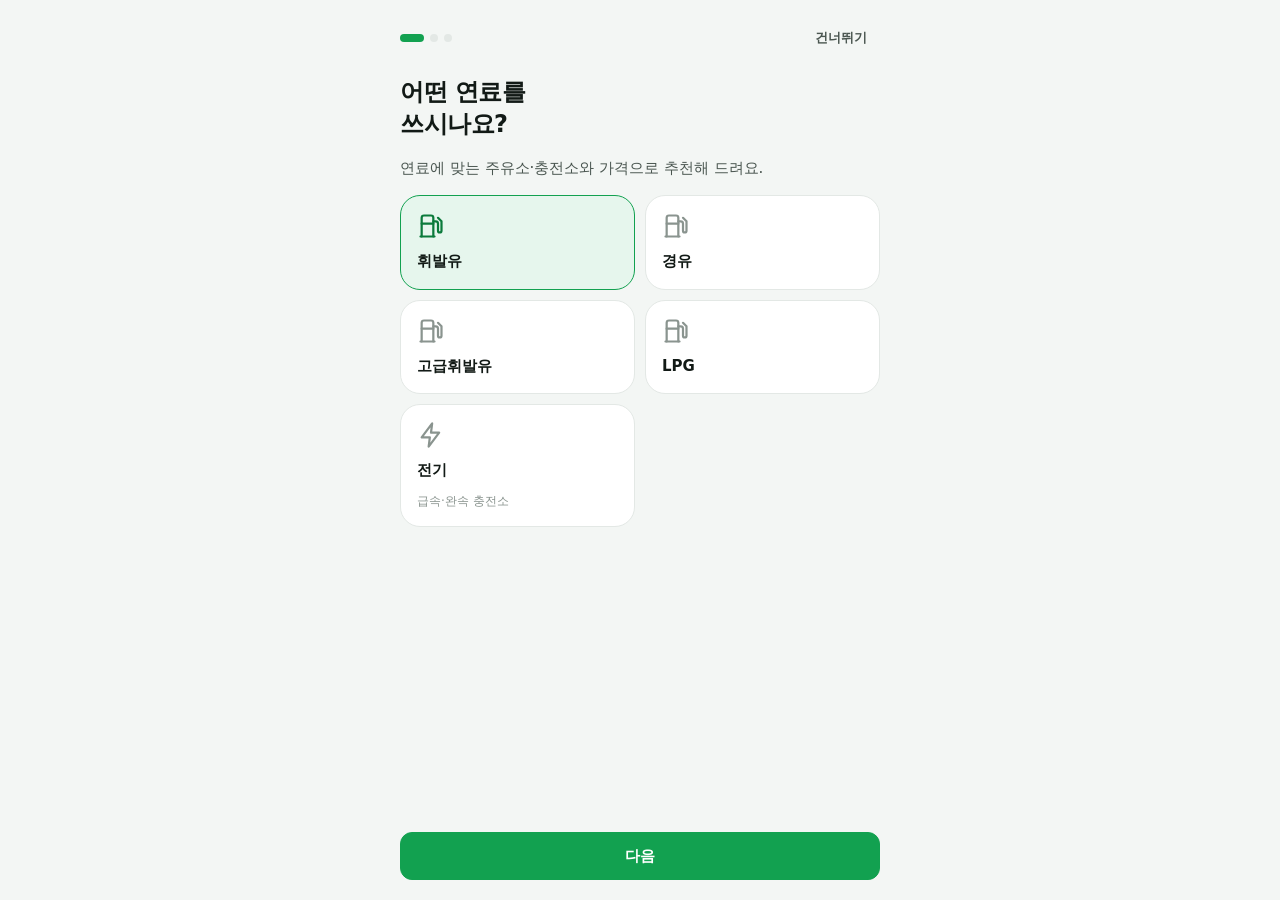
<file: index.html>
<!doctype html>
<html lang="ko">
<head>
  <meta charset="utf-8">
  <meta name="viewport" content="width=device-width, initial-scale=1, viewport-fit=cover">
  <meta name="theme-color" content="#12a150">
  <meta name="description" content="가격·이동거리·이동시간을 모두 반영해 가장 이득인 주유소와 충전소를 찾아 길안내합니다.">
  <title>SaveCharge · 가장 이득인 주유소·충전소</title>
  <link rel="manifest" href="manifest.webmanifest">
  <link rel="icon" href="img/icon.svg" type="image/svg+xml">
  <link rel="stylesheet" href="css/common.css">
  <link rel="stylesheet" href="css/home.css">
  <script src="js/config.js"></script>
  <script>SC.loadTmapSdk();</script>
  <script src="js/store.js"></script>
</head>
<body>
<div class="app app--home">

  <!-- ============ 검색 영역 ============ -->
  <header class="home-head">
    <div class="home-head__top">
      <h1 class="logo"><span class="logo__mark" data-icon="fuel"></span>SaveCharge</h1>
      <div class="segmented home-mode" role="group" aria-label="주유 또는 충전">
        <button type="button" data-mode="fuel" aria-pressed="true">주유</button>
        <button type="button" data-mode="ev" aria-pressed="false">충전</button>
      </div>
    </div>

    <button type="button" class="vehicle-chip" id="vehicle-chip" aria-haspopup="dialog">
      <span data-icon="car"></span>
      <span class="vehicle-chip__name" id="vehicle-name">내 차</span>
      <span class="vehicle-chip__spec" id="vehicle-spec">휘발유 · 12km/L</span>
      <span class="vehicle-chip__chev" data-icon="chevron"></span>
    </button>

    <div class="field">
      <span class="field__label">기준 위치</span>
      <div class="chips" id="base-chips" role="group" aria-label="기준 위치 선택">
        <button type="button" class="chip" data-base="current" data-icon="locate">현재 위치</button>
        <button type="button" class="chip" data-base="home" data-icon="home">집</button>
        <button type="button" class="chip" data-base="work" data-icon="work">회사</button>
        <button type="button" class="chip" data-base="place" data-icon="search">장소 검색</button>
        <button type="button" class="chip" data-base="pin" data-icon="pin">지도에서 선택</button>
      </div>
      <p class="base-label" id="base-label"><span data-icon="pin"></span><span id="base-text">위치 확인 중…</span></p>
    </div>

    <!-- 주유: 금액 / 용량 / 가득 (PRD F-03) -->
    <div class="field" id="qty-fuel">
      <div class="row row--between">
        <span class="field__label">주유량</span>
        <div class="segmented segmented--sm" role="group" aria-label="주유 방식">
          <button type="button" data-fuel-mode="amount" aria-pressed="true">금액</button>
          <button type="button" data-fuel-mode="volume" aria-pressed="false">용량</button>
          <button type="button" data-fuel-mode="full" aria-pressed="false">가득</button>
        </div>
      </div>
      <div class="chips" id="qty-presets" role="group" aria-label="주유량 프리셋"></div>
    </div>

    <!-- 충전: 현재/목표 SOC -->
    <div class="field" id="qty-ev" hidden>
      <span class="field__label">충전량</span>
      <button type="button" class="soc-bar" id="soc-bar" aria-haspopup="dialog">
        <span class="soc-bar__track"><span class="soc-bar__now" id="soc-now-bar"></span><span class="soc-bar__add" id="soc-add-bar"></span></span>
        <span class="soc-bar__text"><strong id="soc-text">20% → 80%</strong> <span class="muted" id="soc-kwh">50.4kWh 필요</span></span>
      </button>
    </div>
  </header>

  <main class="home-body">
    <!-- ============ 지도 ============ -->
    <section class="home-map map" aria-label="지도">
      <div id="map" class="map__canvas"></div>
      <div class="map-pick-hint" id="pick-hint" hidden>지도에서 기준 위치를 눌러 주세요</div>
      <div class="map-ctrl" style="top:12px">
        <button type="button" class="icon-btn" id="btn-recenter" aria-label="기준 위치로 이동" data-icon="locate"></button>
        <button type="button" class="icon-btn" id="btn-zoom-in" aria-label="확대" data-icon="plus"></button>
        <button type="button" class="icon-btn" id="btn-zoom-out" aria-label="축소"><svg class="icon" viewBox="0 0 24 24" fill="none" stroke="currentColor" stroke-width="1.9" stroke-linecap="round"><path d="M5 12h14"/></svg></button>
      </div>
    </section>

    <!-- ============ 추천 결과 ============ -->
    <section class="results" aria-labelledby="results-title">
      <div class="results__head">
        <div class="grow">
          <h2 id="results-title" class="results__title">추천 업장</h2>
          <p class="small muted" id="results-summary">-</p>
        </div>
        <button type="button" class="btn btn--sm" id="btn-cond" data-icon="filter">조건</button>
      </div>

      <div class="chips sort-tabs" role="tablist" aria-label="정렬 기준" id="sort-tabs">
        <button type="button" class="chip" role="tab" data-sort="recommend">추천(종합)</button>
        <button type="button" class="chip" role="tab" data-sort="price">최저가</button>
        <button type="button" class="chip" role="tab" data-sort="distance">최단거리</button>
        <button type="button" class="chip" role="tab" data-sort="time">최단시간</button>
      </div>

      <div class="banner" id="estimate-banner">
        <span data-icon="info"></span>
        <span>거리·시간은 직선거리 기반 <b>예상치</b>입니다. 상위 3곳은 T map 실시간 경로로 보정됩니다. <button type="button" class="link-btn" id="btn-how">계산 방법</button></span>
      </div>

      <ol class="result-list" id="result-list" aria-live="polite"></ol>
    </section>
  </main>

  <nav data-tabbar="home"></nav>
</div>

<!-- ============ 시트: 검색 조건 ============ -->
<section class="sheet" id="sheet-cond" role="dialog" aria-modal="true" aria-labelledby="cond-title" hidden>
  <div class="sheet__handle"></div>
  <div class="sheet__head">
    <h2 id="cond-title">검색 조건</h2>
    <button type="button" class="icon-btn" data-close-sheet aria-label="닫기" data-icon="close"></button>
  </div>
  <div class="sheet__body">
    <div class="field">
      <span class="field__label">검색 반경</span>
      <div class="segmented" role="group" aria-label="검색 반경" id="cond-radius">
        <button type="button" data-v="1">1km</button>
        <button type="button" data-v="3">3km</button>
        <button type="button" data-v="5">5km</button>
        <button type="button" data-v="10">10km</button>
      </div>
    </div>

    <!-- 주유 조건 -->
    <div class="stack" id="cond-fuel">
      <div class="field">
        <span class="field__label">주유 방식</span>
        <div class="segmented" role="group" aria-label="주유 방식" id="cond-fuel-mode">
          <button type="button" data-v="amount">금액</button>
          <button type="button" data-v="volume">용량</button>
          <button type="button" data-v="full">가득</button>
        </div>
      </div>
      <label class="field" id="cond-amount-field">
        <span class="field__label">주유 금액</span>
        <span class="input-group"><input class="input num" type="number" inputmode="numeric" min="5000" step="1000" id="cond-amount"><span class="input-group__unit">원</span></span>
      </label>
      <label class="field" id="cond-volume-field">
        <span class="field__label">주유 용량</span>
        <span class="input-group"><input class="input num" type="number" inputmode="decimal" min="1" step="1" id="cond-volume"><span class="input-group__unit">L</span></span>
      </label>
      <div class="field" id="cond-level-field">
        <label class="field__label" for="cond-level">현재 연료 잔량 <span class="brand-text" id="cond-level-v">20%</span></label>
        <input class="range" type="range" min="0" max="90" step="5" id="cond-level">
        <span class="field__hint" id="cond-level-hint">-</span>
      </div>

      <div class="field">
        <span class="field__label">브랜드</span>
        <div class="chips chips--wrap" id="cond-brands"></div>
      </div>
      <div class="field">
        <span class="field__label">부대시설</span>
        <div class="check-grid">
          <label class="check"><input type="checkbox" data-filter="self"> 셀프주유소</label>
          <label class="check"><input type="checkbox" data-filter="alddeul"> 알뜰주유소</label>
          <label class="check"><input type="checkbox" data-filter="carwash"> 세차장</label>
          <label class="check"><input type="checkbox" data-filter="store"> 편의점</label>
          <label class="check"><input type="checkbox" data-filter="open24"> 24시간</label>
        </div>
      </div>
    </div>

    <!-- 충전 조건 -->
    <div class="stack" id="cond-ev" hidden>
      <div class="field">
        <label class="field__label" for="cond-soc-now">현재 배터리 <span class="brand-text" id="cond-soc-now-v">20%</span></label>
        <input class="range" type="range" min="0" max="95" step="5" id="cond-soc-now">
      </div>
      <div class="field">
        <label class="field__label" for="cond-soc-target">목표 배터리 <span class="brand-text" id="cond-soc-target-v">80%</span></label>
        <input class="range" type="range" min="10" max="100" step="5" id="cond-soc-target">
        <span class="field__hint" id="cond-soc-hint">-</span>
      </div>
      <div class="field">
        <span class="field__label">최소 충전 속도</span>
        <div class="segmented" role="group" aria-label="최소 충전 속도" id="cond-minkw">
          <button type="button" data-v="0">전체</button>
          <button type="button" data-v="50">50kW+</button>
          <button type="button" data-v="100">100kW+</button>
          <button type="button" data-v="200">200kW+</button>
        </div>
      </div>
      <div class="field">
        <span class="field__label">충전 사업자</span>
        <div class="chips chips--wrap" id="cond-operators"></div>
      </div>
      <div class="check-grid">
        <label class="check"><input type="checkbox" data-filter="onlyAvailable"> 지금 비어 있는 곳만</label>
        <label class="check"><input type="checkbox" data-filter="open24"> 24시간</label>
      </div>
    </div>

    <div class="field">
      <label class="field__label" for="cond-vot">내 시간 가치 <span class="brand-text" id="cond-vot-v">10,000원/시간</span></label>
      <input class="range" type="range" min="0" max="30000" step="1000" id="cond-vot">
      <div class="range-row"><span>가격 우선</span><span>시간 우선</span></div>
      <span class="field__hint">이동·대기 시간을 비용으로 환산합니다. 0원이면 순수 지출만 비교합니다.</span>
    </div>
  </div>
  <div class="sheet__foot">
    <button type="button" class="btn" id="cond-reset">초기화</button>
    <button type="button" class="btn btn--primary" id="cond-apply">적용</button>
  </div>
</section>

<!-- ============ 시트: 장소 검색 ============ -->
<section class="sheet" id="sheet-place" role="dialog" aria-modal="true" aria-labelledby="place-title" hidden>
  <div class="sheet__handle"></div>
  <div class="sheet__head">
    <h2 id="place-title">기준 위치 검색</h2>
    <button type="button" class="icon-btn" data-close-sheet aria-label="닫기" data-icon="close"></button>
  </div>
  <div class="sheet__body">
    <div class="search-box">
      <span data-icon="search"></span>
      <input class="input" type="search" id="place-q" placeholder="주소 또는 장소명 (예: 강남역)" autocomplete="off" aria-label="주소 또는 장소명">
    </div>
    <ul class="card card--flush list" id="place-list" aria-live="polite"></ul>
    <button type="button" class="btn btn--block" id="btn-pick-map" data-icon="pin">지도에서 직접 선택</button>
  </div>
</section>

<!-- ============ 시트: 차량 선택 ============ -->
<section class="sheet" id="sheet-vehicle" role="dialog" aria-modal="true" aria-labelledby="veh-title" hidden>
  <div class="sheet__handle"></div>
  <div class="sheet__head">
    <h2 id="veh-title">차량 선택</h2>
    <button type="button" class="icon-btn" data-close-sheet aria-label="닫기" data-icon="close"></button>
  </div>
  <div class="sheet__body">
    <ul class="card card--flush list" id="veh-list"></ul>
    <a class="btn btn--block" href="vehicle.html" data-icon="edit">차량 관리</a>
  </div>
</section>

<!-- ============ 시트: 계산 방법 ============ -->
<section class="sheet" id="sheet-how" role="dialog" aria-modal="true" aria-labelledby="how-title" hidden>
  <div class="sheet__handle"></div>
  <div class="sheet__head">
    <h2 id="how-title">추천 순위는 이렇게 계산해요</h2>
    <button type="button" class="icon-btn" data-close-sheet aria-label="닫기" data-icon="close"></button>
  </div>
  <div class="sheet__body how">
    <p>단가만 보지 않고, 그곳까지 다녀오는 비용까지 더한 <b>실질 비용</b>이 가장 낮은 순서로 추천합니다.</p>
    <div class="how__formula">실질 비용 = 주유(충전)비 + 이동 연료비 + 시간 비용 + 통행료</div>
    <ul class="how__list">
      <li><b>주유비</b> 단가 × 주유량 (금액 모드는 주변 평균단가로 같은 양을 비교)</li>
      <li><b>이동 연료비</b> 왕복 거리 ÷ 내 차 연비 × 단가</li>
      <li><b>시간 비용</b> 왕복 시간(충전은 대기·충전 시간 포함) × 내 시간 가치</li>
      <li><b>통행료</b> T map 경로 응답의 요금</li>
    </ul>
    <p class="small muted">거리·시간은 직선거리 × 1.3, 평균 25km/h 로 추정하며, 상위 3곳만 T map 실시간 경로로 보정합니다.</p>
  </div>
</section>

<script src="js/data.js"></script>
<script src="js/cost.js"></script>
<script src="js/ui.js"></script>
<script src="js/map.js"></script>
<script src="js/home.js"></script>
</body>
</html>
</file>
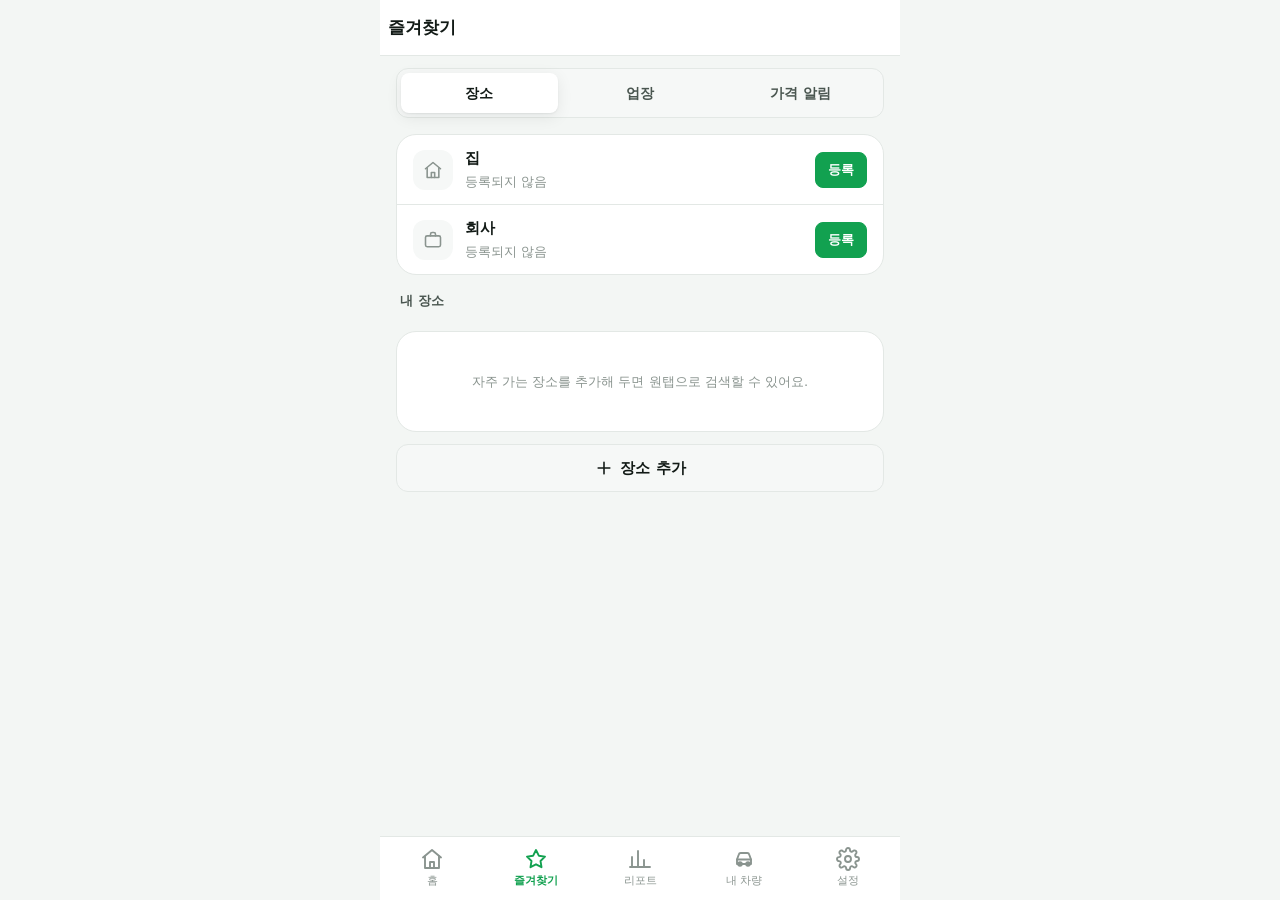
<file: favorites.html>
<!doctype html>
<html lang="ko">
<head>
  <meta charset="utf-8">
  <meta name="viewport" content="width=device-width, initial-scale=1, viewport-fit=cover">
  <meta name="theme-color" content="#12a150">
  <title>즐겨찾기 · SaveCharge</title>
  <link rel="manifest" href="manifest.webmanifest">
  <link rel="icon" href="img/icon.svg" type="image/svg+xml">
  <link rel="stylesheet" href="css/common.css">
  <link rel="stylesheet" href="css/pages.css">
  <script src="js/config.js"></script>
  <script src="js/store.js"></script>
</head>
<body>
<div class="app">
  <header class="topbar"><h1>즐겨찾기</h1></header>

  <div class="fav-tabs">
    <div class="segmented" role="tablist" aria-label="즐겨찾기 구분">
      <button type="button" role="tab" id="tab-places" aria-controls="panel-places" data-tab="places" aria-pressed="true" aria-selected="true">장소</button>
      <button type="button" role="tab" id="tab-stations" aria-controls="panel-stations" data-tab="stations" aria-pressed="false" aria-selected="false">업장</button>
      <button type="button" role="tab" id="tab-alerts" aria-controls="panel-alerts" data-tab="alerts" aria-pressed="false" aria-selected="false">가격 알림</button>
    </div>
  </div>

  <main class="page">
    <!-- 장소 -->
    <section id="panel-places" role="tabpanel" aria-labelledby="tab-places" class="stack">
      <ul class="card card--flush list" id="place-fixed"></ul>
      <h2 class="section-title">내 장소</h2>
      <ul class="card card--flush list" id="place-custom"></ul>
      <button type="button" class="btn btn--block" id="btn-add-place" data-icon="plus">장소 추가</button>
    </section>

    <!-- 업장 -->
    <section id="panel-stations" role="tabpanel" aria-labelledby="tab-stations" class="stack" hidden>
      <p class="small muted" id="station-base">-</p>
      <ul class="card card--flush list" id="station-list"></ul>
    </section>

    <!-- 알림 -->
    <section id="panel-alerts" role="tabpanel" aria-labelledby="tab-alerts" class="stack" hidden>
      <div class="banner" id="push-banner">
        <span data-icon="bell"></span>
        <span class="grow">브라우저 알림을 허용하면 목표가 도달 시 바로 알려드려요.</span>
        <button type="button" class="btn btn--sm" id="btn-push">허용</button>
      </div>
      <ul class="card card--flush list" id="alert-list"></ul>
    </section>
  </main>

  <nav data-tabbar="favorites"></nav>
</div>

<!-- 시트: 장소 검색/등록 -->
<section class="sheet" id="sheet-place" role="dialog" aria-modal="true" aria-labelledby="place-title" hidden>
  <div class="sheet__handle"></div>
  <div class="sheet__head">
    <h2 id="place-title">장소 등록</h2>
    <button type="button" class="icon-btn" data-close-sheet aria-label="닫기" data-icon="close"></button>
  </div>
  <div class="sheet__body">
    <label class="field" id="place-name-field">
      <span class="field__label">장소 이름</span>
      <input class="input" id="place-name" maxlength="20" placeholder="예: 부모님 댁">
    </label>
    <div class="search-box">
      <span data-icon="search"></span>
      <input class="input" type="search" id="place-q" placeholder="주소 또는 장소명" autocomplete="off" aria-label="주소 또는 장소명">
    </div>
    <ul class="card card--flush list" id="place-results"></ul>
  </div>
</section>

<script src="js/data.js"></script>
<script src="js/cost.js"></script>
<script src="js/ui.js"></script>
<script src="js/favorites.js"></script>
</body>
</html>
</file>
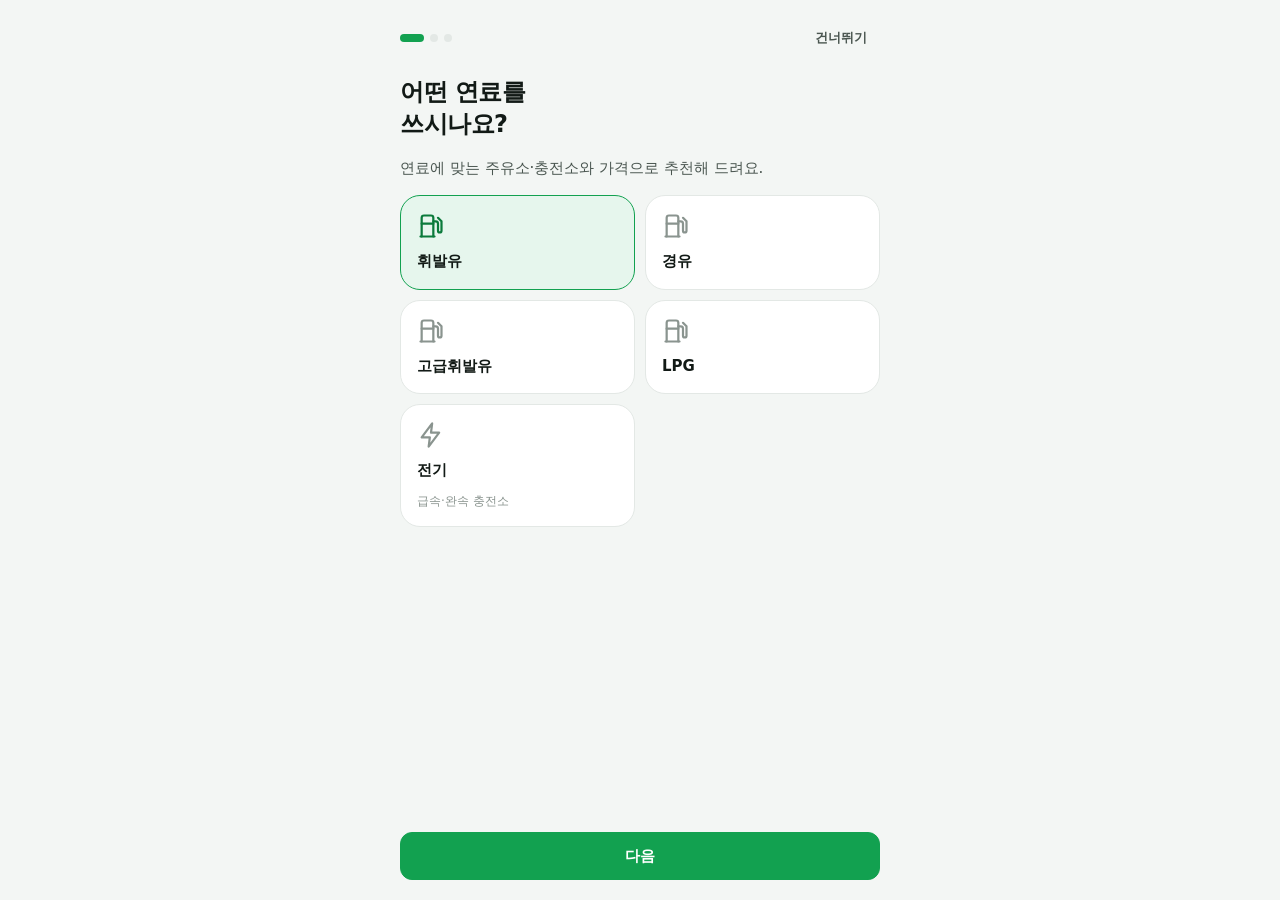
<file: onboarding.html>
<!doctype html>
<html lang="ko">
<head>
  <meta charset="utf-8">
  <meta name="viewport" content="width=device-width, initial-scale=1, viewport-fit=cover">
  <meta name="theme-color" content="#12a150">
  <title>시작하기 · SaveCharge</title>
  <link rel="manifest" href="manifest.webmanifest">
  <link rel="icon" href="img/icon.svg" type="image/svg+xml">
  <link rel="stylesheet" href="css/common.css">
  <link rel="stylesheet" href="css/pages.css">
  <script src="js/config.js"></script>
  <script src="js/store.js"></script>
</head>
<body>
<div class="app app--plain">
  <main class="onb">
    <div class="onb__top">
      <div class="onb__dots" aria-hidden="true"><span class="is-on"></span><span></span><span></span></div>
      <p class="sr-only" id="onb-progress" aria-live="polite">1/3 단계</p>
      <button type="button" class="btn btn--ghost btn--sm" id="btn-skip">건너뛰기</button>
    </div>

    <!-- 1. 유종 -->
    <section class="onb__step" data-step="1" aria-labelledby="s1-title">
      <h1 class="onb__title" id="s1-title">어떤 연료를<br>쓰시나요?</h1>
      <p class="onb__desc">연료에 맞는 주유소·충전소와 가격으로 추천해 드려요.</p>
      <div class="option-grid" role="group" aria-labelledby="s1-title" id="fuel-options">
        <button type="button" class="option" data-fuel="gasoline" aria-pressed="true" data-icon="fuel">휘발유</button>
        <button type="button" class="option" data-fuel="diesel" aria-pressed="false" data-icon="fuel">경유</button>
        <button type="button" class="option" data-fuel="premium" aria-pressed="false" data-icon="fuel">고급휘발유</button>
        <button type="button" class="option" data-fuel="lpg" aria-pressed="false" data-icon="fuel">LPG</button>
        <button type="button" class="option" data-fuel="ev" aria-pressed="false" data-icon="bolt">전기<small>급속·완속 충전소</small></button>
      </div>
    </section>

    <!-- 2. 차종 / 연비 -->
    <section class="onb__step" data-step="2" aria-labelledby="s2-title" hidden>
      <h1 class="onb__title" id="s2-title">차종과 연비를<br>알려 주세요</h1>
      <p class="onb__desc">이동 연료비를 계산하는 데 써요. 모르면 기본값으로 두셔도 됩니다.</p>
      <div class="form-grid">
        <div class="field span-2 suggest">
          <label class="field__label" for="onb-model">차종 검색</label>
          <div class="search-box">
            <span data-icon="search"></span>
            <input class="input" id="onb-model" placeholder="예: 아반떼, 아이오닉5" autocomplete="off" role="combobox" aria-expanded="false" aria-controls="onb-model-list">
          </div>
          <ul class="suggest__list list" id="onb-model-list" role="listbox" hidden></ul>
        </div>
        <label class="field">
          <span class="field__label" id="onb-eff-label">연비</span>
          <span class="input-group"><input class="input num" type="number" step="0.1" min="1" id="onb-eff" value="12"><span class="input-group__unit" id="onb-eff-unit">km/L</span></span>
        </label>
        <label class="field">
          <span class="field__label" id="onb-cap-label">연료탱크</span>
          <span class="input-group"><input class="input num" type="number" step="1" min="1" id="onb-cap" value="55"><span class="input-group__unit" id="onb-cap-unit">L</span></span>
        </label>
        <label class="field" data-ev-only hidden>
          <span class="field__label">충전 커넥터</span>
          <select class="select" id="onb-conn"></select>
        </label>
        <label class="field" data-ev-only hidden>
          <span class="field__label">최대 충전 출력</span>
          <span class="input-group"><input class="input num" type="number" step="1" min="3" id="onb-kw" value="200"><span class="input-group__unit">kW</span></span>
        </label>
      </div>
      <p class="xsmall muted">차종 목록의 연비는 공인연비 참고용 예시값입니다.</p>
    </section>

    <!-- 3. 위치 권한 -->
    <section class="onb__step" data-step="3" aria-labelledby="s3-title" hidden>
      <h1 class="onb__title" id="s3-title">내 주변에서<br>바로 찾아 드릴게요</h1>
      <div class="onb__hero">
        <span data-icon="locate"></span>
        <p class="bold">현재 위치 기준으로 가장 이득인 곳을 추천해요.</p>
        <p class="small text-2">위치는 검색에만 쓰고 서버에 저장하지 않아요. 권한을 허용하지 않아도 주소 검색이나 지도에서 직접 위치를 고를 수 있어요.</p>
      </div>
      <p class="small muted" id="loc-result" aria-live="polite"></p>
    </section>

    <div class="onb__foot">
      <button type="button" class="btn" id="btn-prev" hidden>이전</button>
      <button type="button" class="btn btn--primary" id="btn-next">다음</button>
    </div>
  </main>
</div>

<script src="js/data.js"></script>
<script src="js/ui.js"></script>
<script src="js/onboarding.js"></script>
</body>
</html>
</file>
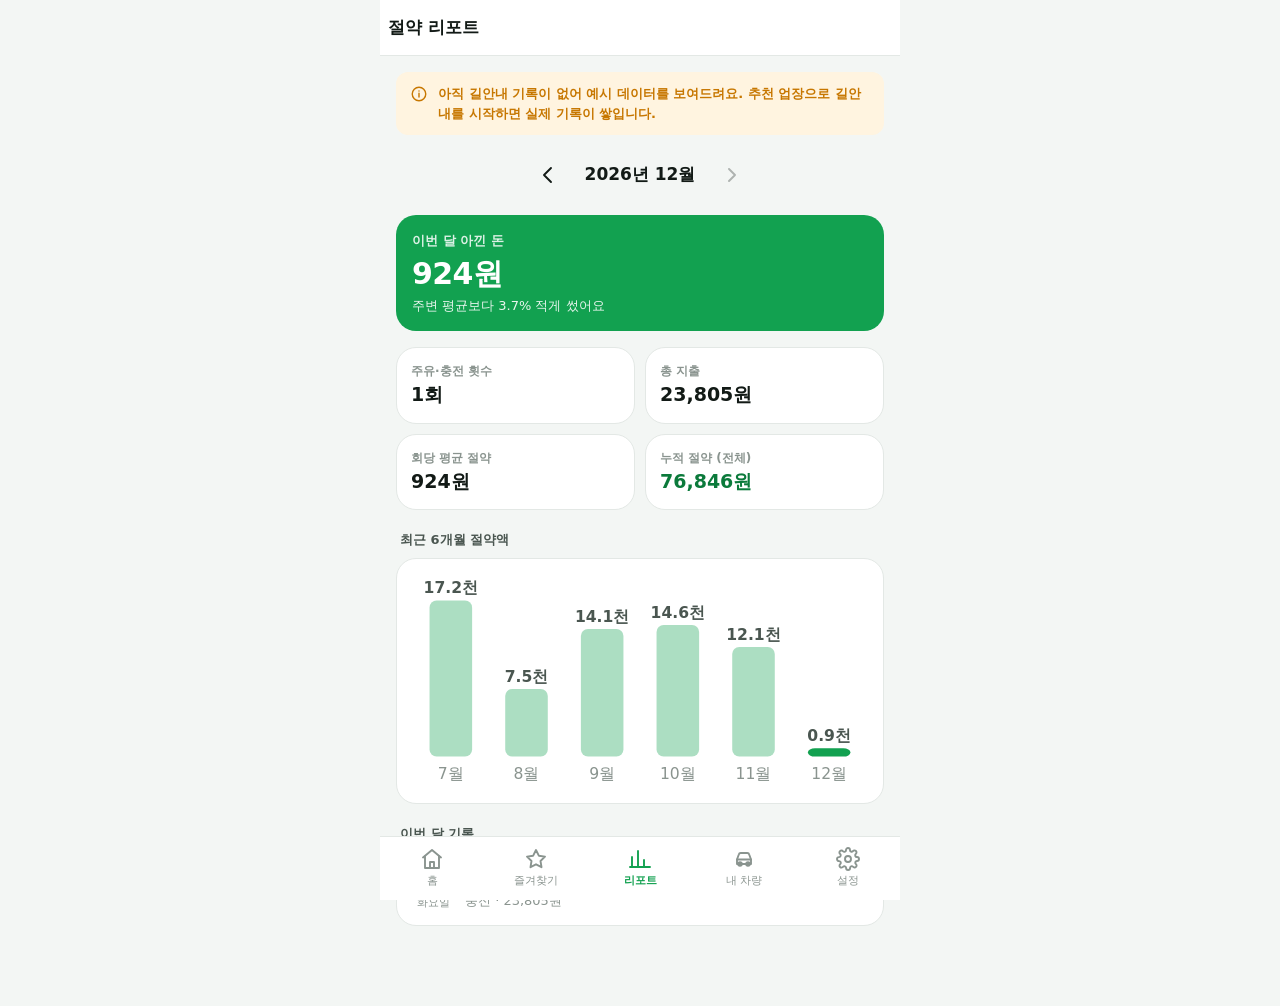
<file: report.html>
<!doctype html>
<html lang="ko">
<head>
  <meta charset="utf-8">
  <meta name="viewport" content="width=device-width, initial-scale=1, viewport-fit=cover">
  <meta name="theme-color" content="#12a150">
  <title>절약 리포트 · SaveCharge</title>
  <link rel="manifest" href="manifest.webmanifest">
  <link rel="icon" href="img/icon.svg" type="image/svg+xml">
  <link rel="stylesheet" href="css/common.css">
  <link rel="stylesheet" href="css/pages.css">
  <script src="js/config.js"></script>
  <script src="js/store.js"></script>
</head>
<body>
<div class="app">
  <header class="topbar"><h1>절약 리포트</h1></header>

  <main class="page">
    <div class="banner banner--warn" id="sample-banner" hidden>
      <span data-icon="info"></span>
      <span>아직 길안내 기록이 없어 <b>예시 데이터</b>를 보여드려요. 추천 업장으로 길안내를 시작하면 실제 기록이 쌓입니다.</span>
    </div>

    <div class="month-nav">
      <button type="button" class="icon-btn" id="m-prev" aria-label="이전 달" data-icon="back"></button>
      <p class="month-nav__label" id="m-label" aria-live="polite">-</p>
      <button type="button" class="icon-btn" id="m-next" aria-label="다음 달" data-icon="chevron"></button>
    </div>

    <section class="card stat-hero" aria-labelledby="hero-label">
      <p class="stat-hero__label" id="hero-label">이번 달 아낀 돈</p>
      <p class="stat-hero__value num" id="hero-value">-</p>
      <p class="stat-hero__sub" id="hero-sub">-</p>
    </section>

    <section class="stats" aria-label="월간 요약">
      <div class="card stat"><p class="stat__label">주유·충전 횟수</p><p class="stat__value num" id="s-count">-</p></div>
      <div class="card stat"><p class="stat__label">총 지출</p><p class="stat__value num" id="s-spend">-</p></div>
      <div class="card stat"><p class="stat__label">회당 평균 절약</p><p class="stat__value num" id="s-avg">-</p></div>
      <div class="card stat"><p class="stat__label">누적 절약 (전체)</p><p class="stat__value num brand-text" id="s-total">-</p></div>
    </section>

    <section aria-labelledby="bars-title">
      <h2 class="section-title" id="bars-title">최근 6개월 절약액</h2>
      <div class="card bars" id="bars"></div>
    </section>

    <section aria-labelledby="trips-title">
      <h2 class="section-title" id="trips-title">이번 달 기록</h2>
      <ul class="card card--flush list" id="trips"></ul>
    </section>
  </main>

  <nav data-tabbar="report"></nav>
</div>

<script src="js/data.js"></script>
<script src="js/ui.js"></script>
<script src="js/report.js"></script>
</body>
</html>
</file>
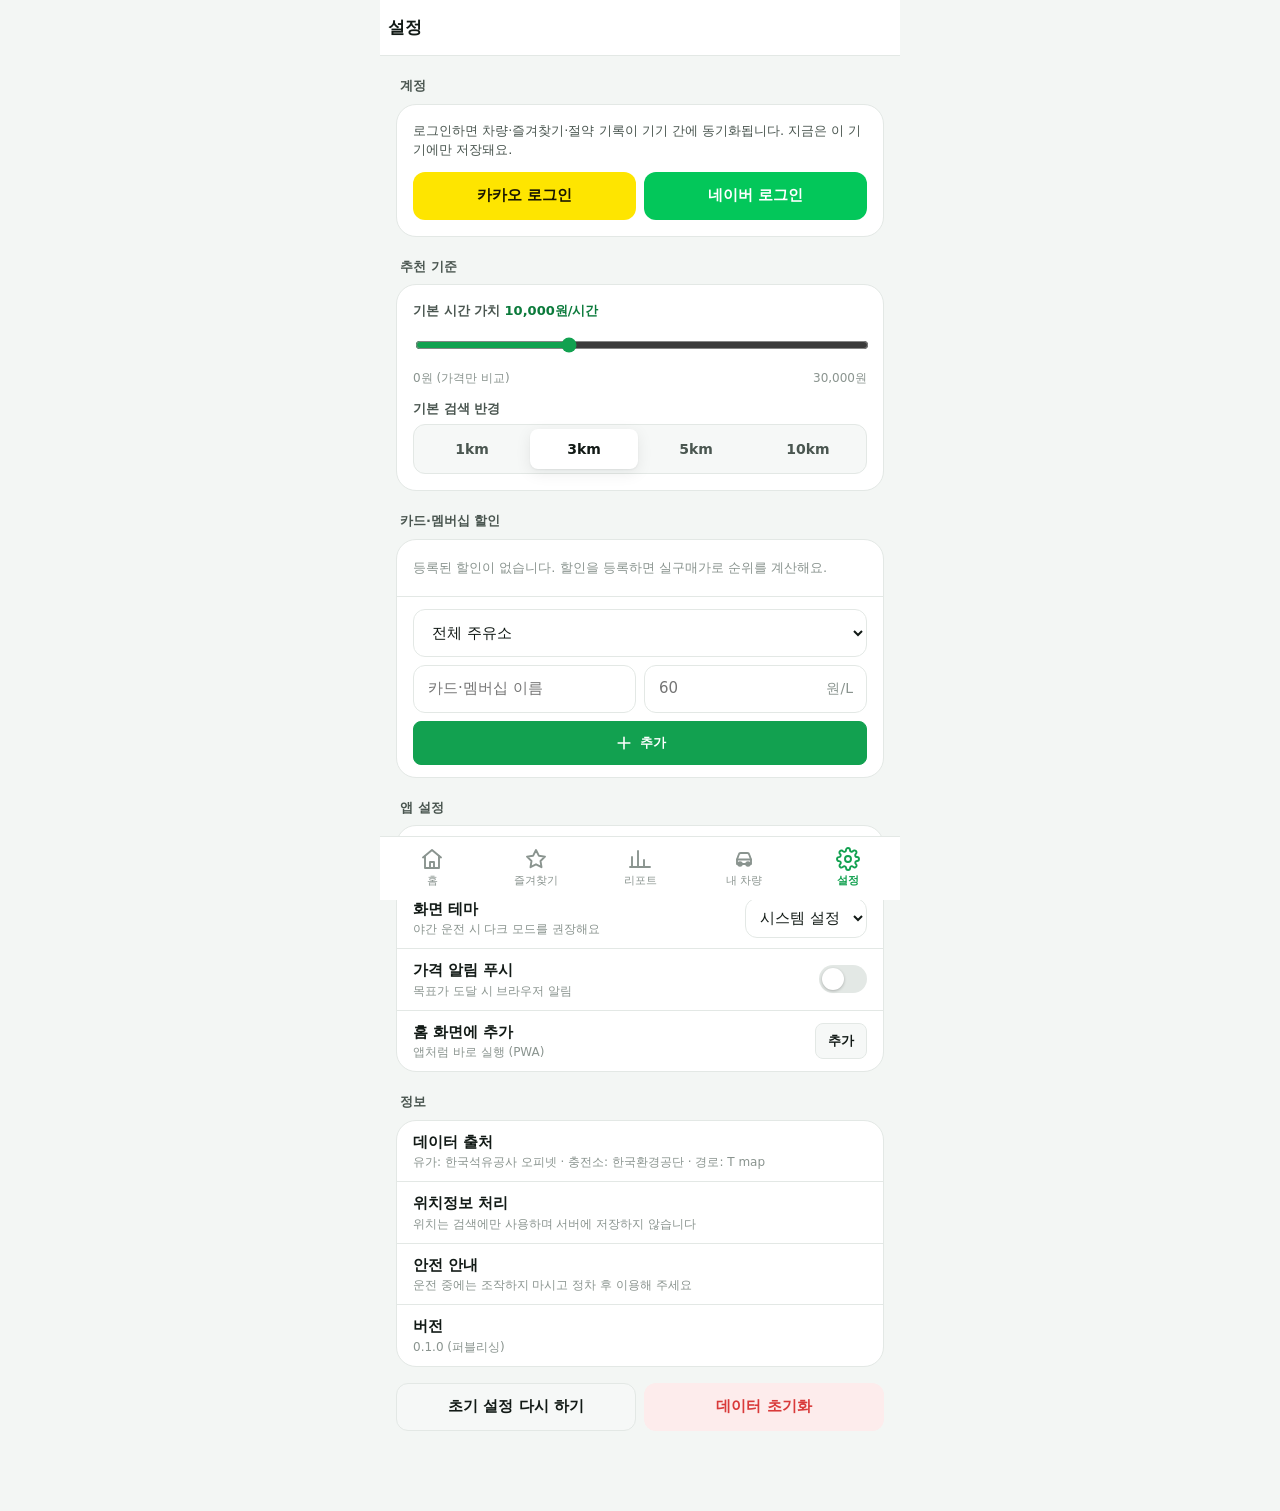
<file: settings.html>
<!doctype html>
<html lang="ko">
<head>
  <meta charset="utf-8">
  <meta name="viewport" content="width=device-width, initial-scale=1, viewport-fit=cover">
  <meta name="theme-color" content="#12a150">
  <title>설정 · SaveCharge</title>
  <link rel="manifest" href="manifest.webmanifest">
  <link rel="icon" href="img/icon.svg" type="image/svg+xml">
  <link rel="stylesheet" href="css/common.css">
  <link rel="stylesheet" href="css/pages.css">
  <script src="js/config.js"></script>
  <script src="js/store.js"></script>
</head>
<body>
<div class="app">
  <header class="topbar"><h1>설정</h1></header>

  <main class="page">
    <!-- 계정 (PRD F-16) -->
    <section aria-labelledby="acc-title">
      <h2 class="section-title" id="acc-title">계정</h2>
      <div class="card stack">
        <p class="small text-2">로그인하면 차량·즐겨찾기·절약 기록이 기기 간에 동기화됩니다. 지금은 이 기기에만 저장돼요.</p>
        <div class="btn-row">
          <button type="button" class="btn social-btn social-btn--kakao" data-login="카카오">카카오 로그인</button>
          <button type="button" class="btn social-btn social-btn--naver" data-login="네이버">네이버 로그인</button>
        </div>
      </div>
    </section>

    <!-- 추천 기준 -->
    <section aria-labelledby="rec-title">
      <h2 class="section-title" id="rec-title">추천 기준</h2>
      <div class="card stack">
        <div class="field">
          <label class="field__label" for="set-vot">기본 시간 가치 <span class="brand-text" id="set-vot-v">-</span></label>
          <input class="range" type="range" min="0" max="30000" step="1000" id="set-vot">
          <div class="range-row"><span>0원 (가격만 비교)</span><span>30,000원</span></div>
        </div>
        <div class="field">
          <span class="field__label">기본 검색 반경</span>
          <div class="segmented" role="group" aria-label="기본 검색 반경" id="set-radius">
            <button type="button" data-v="1">1km</button>
            <button type="button" data-v="3">3km</button>
            <button type="button" data-v="5">5km</button>
            <button type="button" data-v="10">10km</button>
          </div>
        </div>
      </div>
    </section>

    <!-- 카드·멤버십 할인 (PRD F-13) -->
    <section aria-labelledby="disc-title">
      <h2 class="section-title" id="disc-title">카드·멤버십 할인</h2>
      <div class="card card--flush">
        <ul class="list" id="disc-list"></ul>
        <form class="discount-row" id="disc-form" style="border-top:1px solid var(--border)">
          <select class="select discount-row__brand" id="disc-brand" aria-label="적용 브랜드"></select>
          <input class="input" id="disc-label" placeholder="카드·멤버십 이름" aria-label="카드 또는 멤버십 이름">
          <span class="input-group"><input class="input num" type="number" min="1" id="disc-amount" placeholder="60" aria-label="리터당 할인액"><span class="input-group__unit">원/L</span></span>
          <button type="submit" class="btn btn--primary btn--sm discount-row__add" data-icon="plus">추가</button>
        </form>
      </div>
    </section>

    <!-- 길안내·화면·알림 -->
    <section aria-labelledby="app-title">
      <h2 class="section-title" id="app-title">앱 설정</h2>
      <ul class="card card--flush list">
        <li class="setting-row">
          <div class="setting-row__body"><p class="setting-row__title">기본 길안내 앱</p><p class="setting-row__desc">길안내 버튼을 누르면 바로 실행돼요</p></div>
          <select class="select" id="set-nav" aria-label="기본 길안내 앱">
            <option value="">매번 선택</option>
            <option value="tmap">T map</option>
            <option value="kakao">카카오맵</option>
            <option value="naver">네이버지도</option>
          </select>
        </li>
        <li class="setting-row">
          <div class="setting-row__body"><p class="setting-row__title">화면 테마</p><p class="setting-row__desc">야간 운전 시 다크 모드를 권장해요</p></div>
          <select class="select" id="set-theme" aria-label="화면 테마">
            <option value="system">시스템 설정</option>
            <option value="light">라이트</option>
            <option value="dark">다크</option>
          </select>
        </li>
        <li class="setting-row">
          <div class="setting-row__body"><p class="setting-row__title">가격 알림 푸시</p><p class="setting-row__desc" id="push-desc">목표가 도달 시 브라우저 알림</p></div>
          <label class="switch"><input type="checkbox" id="set-push" aria-label="가격 알림 푸시"></label>
        </li>
        <li class="setting-row">
          <div class="setting-row__body"><p class="setting-row__title">홈 화면에 추가</p><p class="setting-row__desc">앱처럼 바로 실행 (PWA)</p></div>
          <button type="button" class="btn btn--sm" id="btn-install">추가</button>
        </li>
      </ul>
    </section>

    <!-- 정보 -->
    <section aria-labelledby="info-title">
      <h2 class="section-title" id="info-title">정보</h2>
      <ul class="card card--flush list">
        <li class="setting-row"><div class="setting-row__body"><p class="setting-row__title">데이터 출처</p><p class="setting-row__desc">유가: 한국석유공사 오피넷 · 충전소: 한국환경공단 · 경로: T map</p></div></li>
        <li class="setting-row"><div class="setting-row__body"><p class="setting-row__title">위치정보 처리</p><p class="setting-row__desc">위치는 검색에만 사용하며 서버에 저장하지 않습니다</p></div></li>
        <li class="setting-row"><div class="setting-row__body"><p class="setting-row__title">안전 안내</p><p class="setting-row__desc">운전 중에는 조작하지 마시고 정차 후 이용해 주세요</p></div></li>
        <li class="setting-row"><div class="setting-row__body"><p class="setting-row__title">버전</p><p class="setting-row__desc">0.1.0 (퍼블리싱)</p></div></li>
      </ul>
    </section>

    <div class="btn-row">
      <a class="btn" href="onboarding.html">초기 설정 다시 하기</a>
      <button type="button" class="btn btn--danger" id="btn-reset">데이터 초기화</button>
    </div>
  </main>

  <nav data-tabbar="settings"></nav>
</div>

<script src="js/data.js"></script>
<script src="js/ui.js"></script>
<script src="js/settings.js"></script>
</body>
</html>
</file>
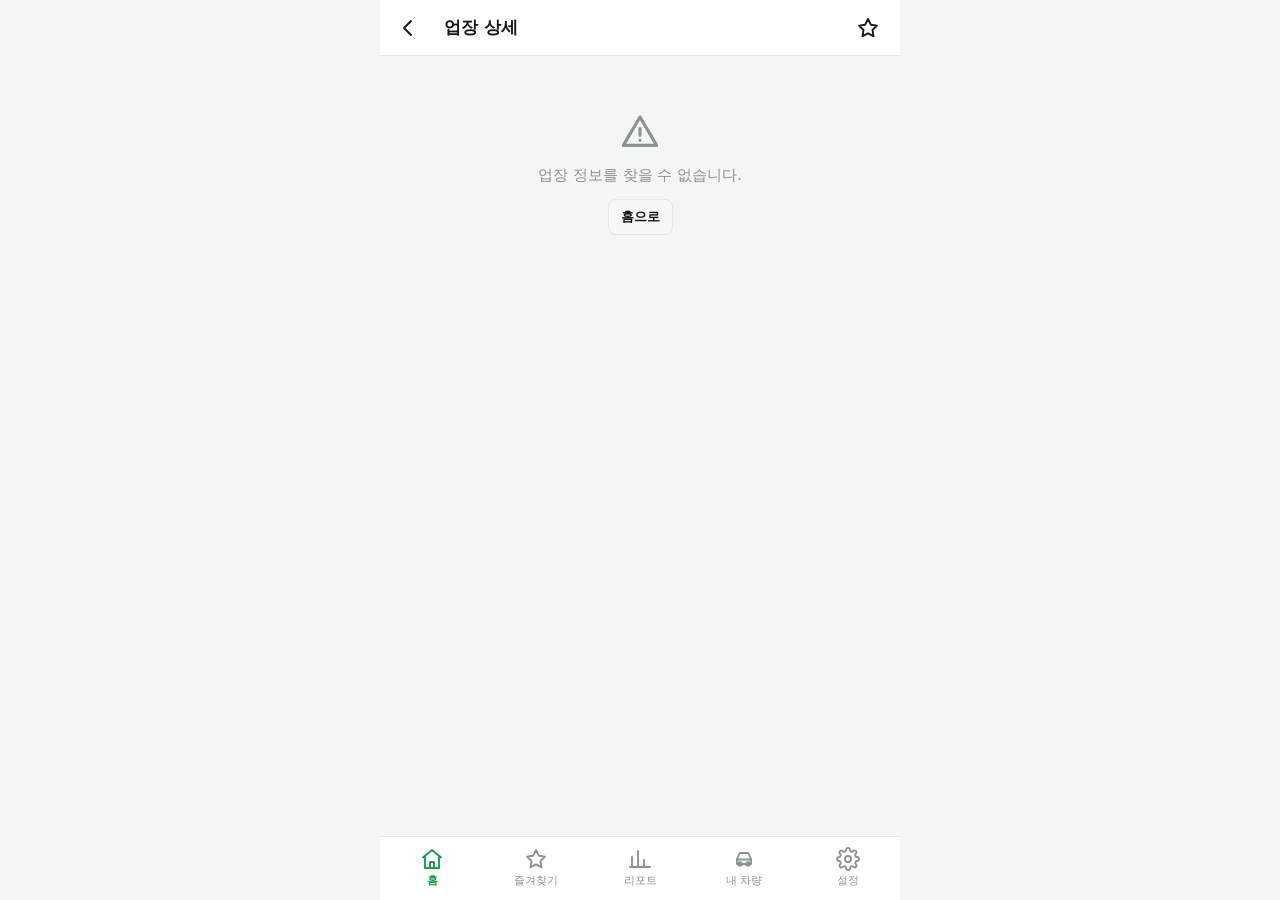
<file: station.html>
<!doctype html>
<html lang="ko">
<head>
  <meta charset="utf-8">
  <meta name="viewport" content="width=device-width, initial-scale=1, viewport-fit=cover">
  <meta name="theme-color" content="#12a150">
  <title>업장 상세 · SaveCharge</title>
  <link rel="manifest" href="manifest.webmanifest">
  <link rel="icon" href="img/icon.svg" type="image/svg+xml">
  <link rel="stylesheet" href="css/common.css">
  <link rel="stylesheet" href="css/pages.css">
  <script src="js/config.js"></script>
  <script src="js/store.js"></script>
</head>
<body>
<div class="app">
  <header class="topbar">
    <a class="icon-btn" href="index.html" aria-label="뒤로" data-icon="back" onclick="if(history.length>1){history.back();return false;}"></a>
    <h1>업장 상세</h1>
    <div class="topbar__actions">
      <button type="button" class="icon-btn" id="btn-fav" aria-pressed="false" aria-label="즐겨찾기" data-icon="star"></button>
    </div>
  </header>

  <main class="page" id="station-page">
    <!-- 요약 -->
    <section class="card station-head">
      <div class="row">
        <span class="brand-dot brand-dot--lg" id="st-dot"></span>
        <div class="grow">
          <h2 class="station-head__name" id="st-name">-</h2>
          <p class="small muted" id="st-brand">-</p>
        </div>
      </div>
      <p class="small text-2 row" id="st-addr"><span data-icon="pin"></span><span id="st-addr-text">-</span></p>
      <div class="result__badges" id="st-badges"></div>
      <div class="station-hero">
        <div>
          <p class="xsmall muted">실질 비용 (현재 조건)</p>
          <p class="station-hero__total num" id="st-total">-</p>
          <p class="saving" id="st-saving">-</p>
        </div>
        <div class="station-hero__side">
          <p class="xsmall muted" id="st-dist-label">기준 위치에서</p>
          <p class="bold num" id="st-dist">-</p>
        </div>
      </div>
    </section>

    <!-- 비용 구성 (PRD 6장) -->
    <section aria-labelledby="cost-title">
      <h3 class="section-title" id="cost-title">비용 구성</h3>
      <div class="card">
        <div class="cost-bar" id="cost-bar" aria-hidden="true"></div>
        <dl class="kv cost-kv" id="cost-kv"></dl>
        <p class="xsmall muted" id="cost-note">-</p>
      </div>
    </section>

    <!-- 가격 / 충전기 -->
    <section aria-labelledby="price-title">
      <h3 class="section-title row row--between" id="price-title"><span id="price-title-text">유종별 가격</span><span class="xsmall muted" id="st-updated">-</span></h3>
      <div class="card card--flush">
        <ul class="list" id="price-list"></ul>
      </div>
    </section>

    <!-- 가격 추이 (PRD F-12) -->
    <section aria-labelledby="trend-title" id="trend-section">
      <h3 class="section-title" id="trend-title">30일 가격 추이</h3>
      <div class="card">
        <div class="row row--between small">
          <span class="muted" id="trend-range">-</span>
          <span class="bold" id="trend-hint">-</span>
        </div>
        <div class="trend" id="trend-chart"></div>
      </div>
    </section>

    <!-- 정보 -->
    <section aria-labelledby="info-title">
      <h3 class="section-title" id="info-title">업장 정보</h3>
      <div class="card">
        <div class="amenities" id="amenities"></div>
        <hr class="divider" style="margin:14px 0">
        <dl class="kv" id="info-kv"></dl>
      </div>
    </section>

    <div class="btn-row">
      <button type="button" class="btn" id="btn-alert" data-icon="bell">가격 알림</button>
      <button type="button" class="btn" id="btn-report" data-icon="flag">가격 제보</button>
    </div>
  </main>

  <div class="sticky-cta">
    <button type="button" class="btn btn--primary btn--block" id="btn-nav" data-icon="nav">길안내 시작</button>
  </div>

  <nav data-tabbar="home"></nav>
</div>

<!-- 시트: 가격 알림 -->
<section class="sheet" id="sheet-alert" role="dialog" aria-modal="true" aria-labelledby="alert-title" hidden>
  <div class="sheet__handle"></div>
  <div class="sheet__head">
    <h2 id="alert-title">가격 알림 설정</h2>
    <button type="button" class="icon-btn" data-close-sheet aria-label="닫기" data-icon="close"></button>
  </div>
  <div class="sheet__body">
    <p class="small text-2" id="alert-desc">-</p>
    <label class="field">
      <span class="field__label">목표 단가</span>
      <span class="input-group"><input class="input num" type="number" inputmode="numeric" id="alert-target"><span class="input-group__unit" id="alert-unit">원/L</span></span>
      <span class="field__hint">이 가격 이하로 내려가면 알려드려요. (웹 푸시)</span>
    </label>
  </div>
  <div class="sheet__foot">
    <button type="button" class="btn" data-close-sheet>취소</button>
    <button type="button" class="btn btn--primary" id="alert-save">알림 저장</button>
  </div>
</section>

<!-- 시트: 가격 제보 (PRD F-15) -->
<section class="sheet" id="sheet-report" role="dialog" aria-modal="true" aria-labelledby="report-title" hidden>
  <div class="sheet__handle"></div>
  <div class="sheet__head">
    <h2 id="report-title">가격 제보</h2>
    <button type="button" class="icon-btn" data-close-sheet aria-label="닫기" data-icon="close"></button>
  </div>
  <form class="sheet__body" id="report-form">
    <label class="field">
      <span class="field__label">항목</span>
      <select class="select" id="report-fuel"></select>
    </label>
    <label class="field">
      <span class="field__label">현장 가격</span>
      <span class="input-group"><input class="input num" type="number" inputmode="numeric" id="report-price" required><span class="input-group__unit" id="report-unit">원</span></span>
    </label>
    <div class="field">
      <span class="field__label">유형</span>
      <div class="check-grid">
        <label class="check"><input type="radio" name="report-type" value="price" checked> 가격 다름</label>
        <label class="check"><input type="radio" name="report-type" value="closed"> 영업 안 함</label>
        <label class="check"><input type="radio" name="report-type" value="broken"> 충전기 고장</label>
        <label class="check"><input type="radio" name="report-type" value="etc"> 기타</label>
      </div>
    </div>
    <p class="xsmall muted">제보가 여러 건 쌓이면 확인 전까지 가격에 "확인 필요" 표시가 붙습니다.</p>
  </form>
  <div class="sheet__foot">
    <button type="button" class="btn" data-close-sheet>취소</button>
    <button type="submit" form="report-form" class="btn btn--primary">제보하기</button>
  </div>
</section>

<script src="js/data.js"></script>
<script src="js/cost.js"></script>
<script src="js/ui.js"></script>
<script src="js/station.js"></script>
</body>
</html>
</file>
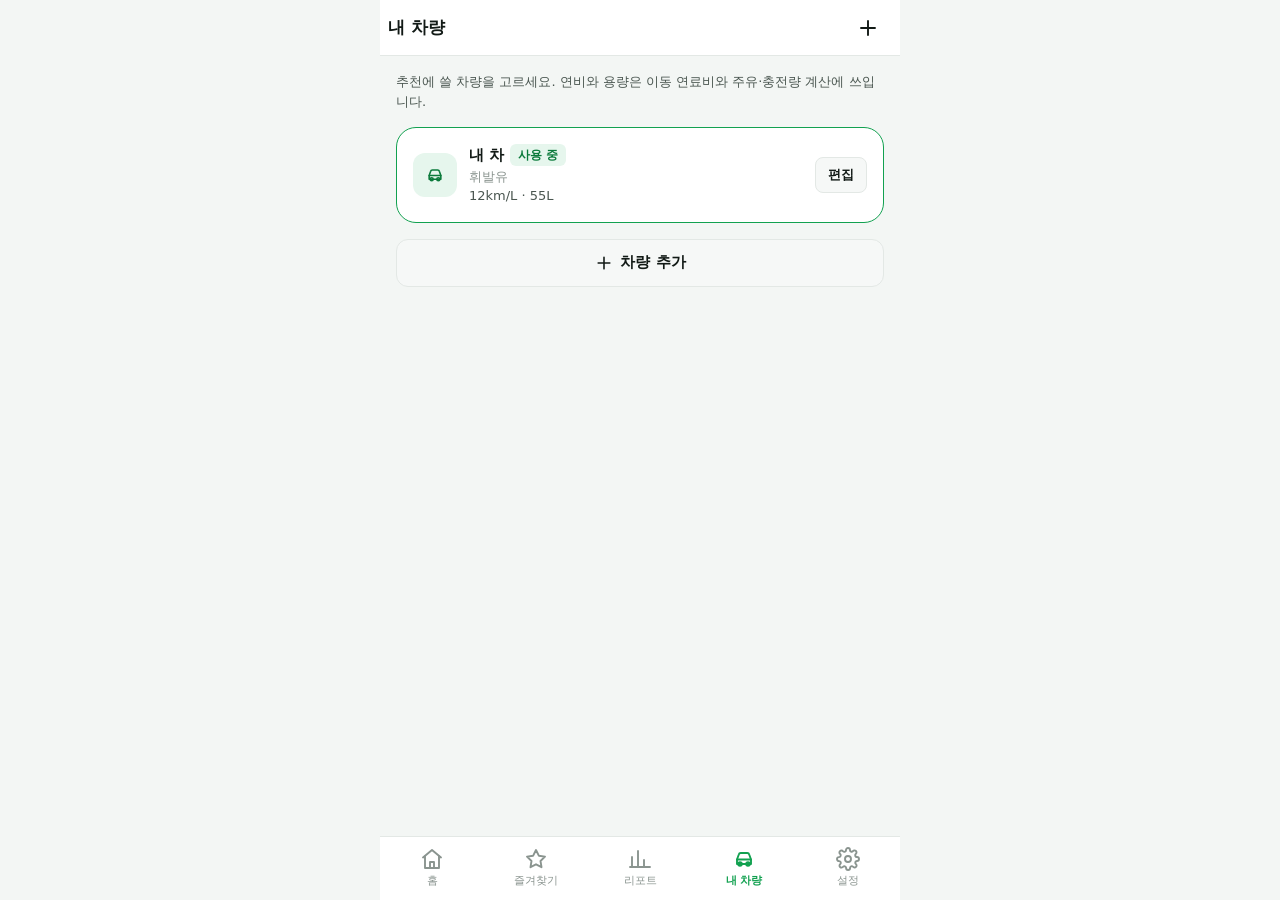
<file: vehicle.html>
<!doctype html>
<html lang="ko">
<head>
  <meta charset="utf-8">
  <meta name="viewport" content="width=device-width, initial-scale=1, viewport-fit=cover">
  <meta name="theme-color" content="#12a150">
  <title>내 차량 · SaveCharge</title>
  <link rel="manifest" href="manifest.webmanifest">
  <link rel="icon" href="img/icon.svg" type="image/svg+xml">
  <link rel="stylesheet" href="css/common.css">
  <link rel="stylesheet" href="css/pages.css">
  <script src="js/config.js"></script>
  <script src="js/store.js"></script>
</head>
<body>
<div class="app">
  <header class="topbar">
    <h1>내 차량</h1>
    <div class="topbar__actions">
      <button type="button" class="icon-btn" id="btn-add" aria-label="차량 추가" data-icon="plus"></button>
    </div>
  </header>

  <main class="page">
    <p class="small text-2">추천에 쓸 차량을 고르세요. 연비와 용량은 이동 연료비와 주유·충전량 계산에 쓰입니다.</p>
    <ul class="stack" id="vehicle-list" aria-label="등록된 차량"></ul>
    <button type="button" class="btn btn--block" id="btn-add-2" data-icon="plus">차량 추가</button>
  </main>

  <nav data-tabbar="vehicle"></nav>
</div>

<!-- 시트: 차량 추가/편집 -->
<section class="sheet" id="sheet-edit" role="dialog" aria-modal="true" aria-labelledby="edit-title" hidden>
  <div class="sheet__handle"></div>
  <div class="sheet__head">
    <h2 id="edit-title">차량 추가</h2>
    <button type="button" class="icon-btn" data-close-sheet aria-label="닫기" data-icon="close"></button>
  </div>
  <form class="sheet__body" id="edit-form" novalidate>
    <div class="field suggest">
      <label class="field__label" for="f-model">차종 검색</label>
      <div class="search-box">
        <span data-icon="search"></span>
        <input class="input" id="f-model" placeholder="예: 쏘나타, EV6" autocomplete="off" role="combobox" aria-expanded="false" aria-controls="f-model-list">
      </div>
      <ul class="suggest__list list" id="f-model-list" role="listbox" hidden></ul>
      <span class="field__hint">선택하면 연비·용량이 자동 입력됩니다 (공인연비 참고용 예시값).</span>
    </div>

    <label class="field">
      <span class="field__label">차량 별칭</span>
      <input class="input" id="f-name" maxlength="20" placeholder="예: 출퇴근 차" required>
    </label>

    <div class="field">
      <span class="field__label">유종</span>
      <div class="chips chips--wrap" id="f-fuel" role="group" aria-label="유종">
        <button type="button" class="chip" data-v="gasoline">휘발유</button>
        <button type="button" class="chip" data-v="diesel">경유</button>
        <button type="button" class="chip" data-v="premium">고급휘발유</button>
        <button type="button" class="chip" data-v="lpg">LPG</button>
        <button type="button" class="chip" data-v="ev">전기</button>
      </div>
    </div>

    <div class="form-grid">
      <label class="field">
        <span class="field__label" id="f-eff-label">연비</span>
        <span class="input-group"><input class="input num" type="number" step="0.1" min="1" id="f-eff" required><span class="input-group__unit" id="f-eff-unit">km/L</span></span>
      </label>
      <label class="field">
        <span class="field__label" id="f-cap-label">연료탱크</span>
        <span class="input-group"><input class="input num" type="number" step="1" min="1" id="f-cap" required><span class="input-group__unit" id="f-cap-unit">L</span></span>
      </label>
      <label class="field" data-ev-only>
        <span class="field__label">충전 커넥터</span>
        <select class="select" id="f-conn"></select>
      </label>
      <label class="field" data-ev-only>
        <span class="field__label">최대 충전 출력</span>
        <span class="input-group"><input class="input num" type="number" step="1" min="3" id="f-kw"><span class="input-group__unit">kW</span></span>
      </label>
    </div>
  </form>
  <div class="sheet__foot">
    <button type="button" class="btn btn--danger" id="btn-delete" hidden>삭제</button>
    <button type="submit" form="edit-form" class="btn btn--primary">저장</button>
  </div>
</section>

<script src="js/data.js"></script>
<script src="js/ui.js"></script>
<script src="js/vehicle.js"></script>
</body>
</html>
</file>
<file: css/common.css>
/* =========================================================
   SaveCharge — 공통 스타일
   - 컬러 토큰: :root (라이트) / [data-theme="dark"] 및 시스템 다크
   - 모바일 우선, 최대 폭 520px (홈은 데스크톱에서 2단)
   ========================================================= */

:root {
  --brand: #12a150;
  --brand-strong: #0b7a3b;
  --brand-soft: #e6f6ed;
  --brand-ink: #ffffff;

  --bg: #f3f6f4;
  --surface: #ffffff;
  --surface-2: #f6f8f7;
  --border: #e3e8e5;
  --text: #121a16;
  --text-2: #4a5650;
  --text-3: #8a948f;

  --danger: #d93a3a;
  --danger-soft: #fdecec;
  --warn: #c77700;
  --warn-soft: #fff4e0;
  --info: #2563eb;
  --info-soft: #e8efff;

  --map-bg: #e9efe9;
  --map-road: #ffffff;
  --map-road-2: #f6f1df;
  --map-block: #dfe7df;

  --radius-s: 8px;
  --radius: 12px;
  --radius-l: 20px;
  --shadow: 0 1px 2px rgba(16, 24, 20, .06), 0 4px 16px rgba(16, 24, 20, .08);
  --shadow-l: 0 -4px 24px rgba(16, 24, 20, .12);

  --tabbar-h: 64px;
  --topbar-h: 56px;
  --font: "Pretendard", "Apple SD Gothic Neo", "Malgun Gothic", system-ui, -apple-system, "Segoe UI", sans-serif;

  color-scheme: light;
}

@media (prefers-color-scheme: dark) {
  :root:not([data-theme="light"]) {
    --brand: #2fc26c;
    --brand-strong: #5bd88c;
    --brand-soft: #143322;
    --brand-ink: #06140c;
    --bg: #0d1310;
    --surface: #151d19;
    --surface-2: #1b2520;
    --border: #26322c;
    --text: #e7eee9;
    --text-2: #a9b6af;
    --text-3: #6f7d76;
    --danger: #ff6b6b;
    --danger-soft: #3a1818;
    --warn: #ffb547;
    --warn-soft: #3a2a10;
    --info: #7aa2ff;
    --info-soft: #18223d;
    --map-bg: #17201b;
    --map-road: #26312b;
    --map-road-2: #343024;
    --map-block: #1c2721;
    color-scheme: dark;
  }
}
:root[data-theme="dark"] {
  --brand: #2fc26c;
  --brand-strong: #5bd88c;
  --brand-soft: #143322;
  --brand-ink: #06140c;
  --bg: #0d1310;
  --surface: #151d19;
  --surface-2: #1b2520;
  --border: #26322c;
  --text: #e7eee9;
  --text-2: #a9b6af;
  --text-3: #6f7d76;
  --danger: #ff6b6b;
  --danger-soft: #3a1818;
  --warn: #ffb547;
  --warn-soft: #3a2a10;
  --info: #7aa2ff;
  --info-soft: #18223d;
  --map-bg: #17201b;
  --map-road: #26312b;
  --map-road-2: #343024;
  --map-block: #1c2721;
  color-scheme: dark;
}

/* ---------- Reset ---------- */
*, *::before, *::after { box-sizing: border-box; }
html { -webkit-text-size-adjust: 100%; }
body {
  margin: 0;
  font-family: var(--font);
  font-size: 15px;
  line-height: 1.5;
  color: var(--text);
  background: var(--bg);
  -webkit-font-smoothing: antialiased;
}
h1, h2, h3, h4, p, ul, ol, dl, dd, figure { margin: 0; }
ul, ol { padding: 0; list-style: none; }
a { color: inherit; text-decoration: none; }
button, input, select, textarea { font: inherit; color: inherit; }
button { cursor: pointer; background: none; border: 0; padding: 0; }
img, svg { display: block; }
.sr-only {
  position: absolute; width: 1px; height: 1px; padding: 0; margin: -1px;
  overflow: hidden; clip: rect(0 0 0 0); white-space: nowrap; border: 0;
}
:focus-visible { outline: 2px solid var(--brand); outline-offset: 2px; }
.num { font-variant-numeric: tabular-nums; }

/* ---------- App shell ---------- */
.app {
  max-width: 520px;
  margin: 0 auto;
  min-height: 100dvh;
  background: var(--bg);
  padding-bottom: calc(var(--tabbar-h) + env(safe-area-inset-bottom));
  position: relative;
}
.app--plain { padding-bottom: 0; }

.topbar {
  position: sticky; top: 0; z-index: 20;
  height: var(--topbar-h);
  display: flex; align-items: center; gap: 8px;
  padding: 0 8px 0 4px;
  background: var(--surface);
  border-bottom: 1px solid var(--border);
}
.topbar h1 { font-size: 17px; font-weight: 700; flex: 1; padding-left: 4px; }
.topbar__actions { display: flex; gap: 4px; }

.page { padding: 16px; display: flex; flex-direction: column; gap: 16px; }
.section-title {
  font-size: 13px; font-weight: 700; color: var(--text-2);
  margin: 4px 4px 8px;
}

/* ---------- Tab bar ---------- */
.tabbar {
  position: fixed; bottom: 0; left: 50%; transform: translateX(-50%);
  width: 100%; max-width: 520px; z-index: 40;
  height: calc(var(--tabbar-h) + env(safe-area-inset-bottom));
  padding-bottom: env(safe-area-inset-bottom);
  display: grid; grid-template-columns: repeat(5, 1fr);
  background: var(--surface);
  border-top: 1px solid var(--border);
}
.tabbar a {
  display: flex; flex-direction: column; align-items: center; justify-content: center; gap: 2px;
  font-size: 11px; color: var(--text-3); min-height: 48px;
}
.tabbar a svg { width: 24px; height: 24px; }
.tabbar a[aria-current="page"] { color: var(--brand); font-weight: 700; }

/* ---------- Icons ---------- */
.icon { width: 20px; height: 20px; flex: none; }
.icon-btn {
  width: 48px; height: 48px; border-radius: 50%;
  display: inline-flex; align-items: center; justify-content: center;
  color: var(--text);
}
.icon-btn:hover { background: var(--surface-2); }
.icon-btn .icon { width: 24px; height: 24px; }
.icon-btn[aria-pressed="true"] { color: var(--warn); }
.icon-btn:disabled { opacity: .3; cursor: default; background: none; }

/* ---------- Buttons ---------- */
.btn {
  display: inline-flex; align-items: center; justify-content: center; gap: 6px;
  min-height: 48px; padding: 0 18px;
  border-radius: var(--radius);
  font-weight: 700; font-size: 15px;
  background: var(--surface-2); color: var(--text);
  border: 1px solid var(--border);
  transition: filter .15s, background .15s;
  white-space: nowrap;
}
.btn:hover { filter: brightness(.97); }
.btn:disabled { opacity: .45; cursor: not-allowed; }
.btn--primary { background: var(--brand); color: var(--brand-ink); border-color: var(--brand); }
.btn--ghost { background: transparent; border-color: transparent; color: var(--text-2); }
.btn--danger { background: var(--danger-soft); color: var(--danger); border-color: transparent; }
.btn--sm { min-height: 36px; padding: 0 12px; font-size: 13px; border-radius: var(--radius-s); }
.btn--block { width: 100%; }
.btn-row { display: flex; gap: 8px; }
.btn-row > .btn { flex: 1; }

/* ---------- Chips / segmented ---------- */
.chips { display: flex; gap: 8px; overflow-x: auto; scrollbar-width: none; padding: 2px; }
.chips::-webkit-scrollbar { display: none; }
.chip {
  flex: none;
  display: inline-flex; align-items: center; gap: 4px;
  min-height: 36px; padding: 0 14px;
  border-radius: 999px;
  border: 1px solid var(--border);
  background: var(--surface);
  color: var(--text-2);
  font-size: 14px; font-weight: 600;
  white-space: nowrap;
}
.chip .icon { width: 16px; height: 16px; }
.chip[aria-pressed="true"], .chip.is-active {
  background: var(--brand-soft); border-color: var(--brand); color: var(--brand-strong);
}

.segmented {
  display: grid; grid-auto-flow: column; grid-auto-columns: 1fr;
  padding: 4px; gap: 4px;
  background: var(--surface-2); border-radius: var(--radius);
  border: 1px solid var(--border);
}
.segmented button {
  min-height: 40px; border-radius: var(--radius-s);
  font-weight: 700; font-size: 14px; color: var(--text-2);
}
.segmented button[aria-pressed="true"] {
  background: var(--surface); color: var(--text); box-shadow: var(--shadow);
}

/* ---------- Cards / lists ---------- */
.card {
  background: var(--surface);
  border: 1px solid var(--border);
  border-radius: var(--radius-l);
  padding: 16px;
}
.card--flush { padding: 0; overflow: hidden; }

.list > li + li { border-top: 1px solid var(--border); }
.list-item {
  display: flex; align-items: center; gap: 12px;
  min-height: 56px; padding: 12px 16px;
  width: 100%; text-align: left;
}
.list-item__body { flex: 1; min-width: 0; }
.list-item__title { font-weight: 600; }
.list-item__sub { font-size: 13px; color: var(--text-3); }
.list-item__end { color: var(--text-3); font-size: 14px; display: flex; align-items: center; gap: 4px; }

.kv { display: grid; grid-template-columns: auto 1fr; gap: 8px 16px; font-size: 14px; }
.kv dt { color: var(--text-3); }
.kv dd { text-align: right; font-weight: 600; }

/* ---------- Badges ---------- */
.badge {
  display: inline-flex; align-items: center; gap: 3px;
  height: 22px; padding: 0 8px; border-radius: 6px;
  font-size: 12px; font-weight: 700;
  background: var(--surface-2); color: var(--text-2);
}
.badge--brand { background: var(--brand-soft); color: var(--brand-strong); }
.badge--warn { background: var(--warn-soft); color: var(--warn); }
.badge--danger { background: var(--danger-soft); color: var(--danger); }
.badge--info { background: var(--info-soft); color: var(--info); }

/* ---------- Forms ---------- */
.field { display: flex; flex-direction: column; gap: 6px; }
.field__label { font-size: 13px; font-weight: 700; color: var(--text-2); }
.field__hint { font-size: 12px; color: var(--text-3); }
.input, .select {
  width: 100%; min-height: 48px; padding: 0 14px;
  border-radius: var(--radius);
  border: 1px solid var(--border);
  background: var(--surface);
}
.input:focus, .select:focus { outline: none; border-color: var(--brand); box-shadow: 0 0 0 3px var(--brand-soft); }
.input-group { position: relative; display: flex; align-items: center; }
.input-group .input { padding-right: 48px; }
.input-group__unit { position: absolute; right: 14px; color: var(--text-3); font-size: 14px; pointer-events: none; }
.search-box { position: relative; }
.search-box .icon { position: absolute; left: 14px; top: 50%; transform: translateY(-50%); color: var(--text-3); }
.search-box .input { padding-left: 42px; }

.range { width: 100%; accent-color: var(--brand); height: 32px; }
.range-row { display: flex; justify-content: space-between; font-size: 12px; color: var(--text-3); }

.check {
  display: flex; align-items: center; gap: 10px; min-height: 44px; cursor: pointer;
}
.check input { width: 20px; height: 20px; accent-color: var(--brand); }

.switch { position: relative; width: 48px; height: 28px; flex: none; }
.switch input { appearance: none; width: 100%; height: 100%; margin: 0; border-radius: 999px; background: var(--border); cursor: pointer; transition: background .2s; }
.switch input::after {
  content: ""; position: absolute; top: 3px; left: 3px; width: 22px; height: 22px;
  border-radius: 50%; background: #fff; box-shadow: 0 1px 3px rgba(0,0,0,.25); transition: transform .2s;
}
.switch input:checked { background: var(--brand); }
.switch input:checked::after { transform: translateX(20px); }

/* ---------- Bottom sheet / modal ---------- */
.sheet-backdrop {
  position: fixed; inset: 0; z-index: 60;
  background: rgba(0, 0, 0, .4);
  opacity: 0; pointer-events: none; transition: opacity .2s;
}
.sheet-backdrop.is-open { opacity: 1; pointer-events: auto; }
.sheet {
  position: fixed; left: 50%; bottom: 0; z-index: 61;
  width: 100%; max-width: 520px; max-height: 88dvh;
  transform: translate(-50%, 100%);
  transition: transform .25s ease;
  background: var(--surface);
  border-radius: var(--radius-l) var(--radius-l) 0 0;
  box-shadow: var(--shadow-l);
  display: flex; flex-direction: column;
  padding-bottom: env(safe-area-inset-bottom);
}
.sheet.is-open { transform: translate(-50%, 0); }
.sheet__handle { width: 40px; height: 4px; border-radius: 2px; background: var(--border); margin: 10px auto 2px; }
.sheet__head { display: flex; align-items: center; padding: 4px 8px 4px 20px; }
.sheet__head h2 { flex: 1; font-size: 18px; font-weight: 700; }
.sheet__body { overflow-y: auto; padding: 8px 20px 20px; display: flex; flex-direction: column; gap: 20px; }
.sheet__foot { padding: 12px 20px 16px; border-top: 1px solid var(--border); display: flex; gap: 8px; }
.sheet__foot .btn { flex: 1; }

/* ---------- Toast ---------- */
.toast {
  position: fixed; left: 50%; bottom: calc(var(--tabbar-h) + 16px + env(safe-area-inset-bottom));
  transform: translate(-50%, 20px); opacity: 0;
  z-index: 80; max-width: calc(100% - 32px);
  padding: 12px 18px; border-radius: var(--radius);
  background: #1c2420; color: #f2f6f3; font-size: 14px; font-weight: 600;
  box-shadow: var(--shadow); transition: opacity .2s, transform .2s; pointer-events: none;
}
.toast.is-show { opacity: 1; transform: translate(-50%, 0); }

/* ---------- Empty / banner ---------- */
.empty { text-align: center; padding: 40px 16px; color: var(--text-3); display: flex; flex-direction: column; align-items: center; gap: 12px; }
.empty .icon { width: 40px; height: 40px; }
.banner {
  display: flex; gap: 10px; align-items: flex-start;
  padding: 12px 14px; border-radius: var(--radius);
  background: var(--info-soft); color: var(--info); font-size: 13px; font-weight: 600;
}
.banner--warn { background: var(--warn-soft); color: var(--warn); }
.banner .icon { width: 18px; height: 18px; margin-top: 1px; }

/* ---------- Map (공통) ---------- */
.map { position: relative; overflow: hidden; background: var(--map-bg); }
.map__canvas { position: absolute; inset: 0; }
.mock-map { position: absolute; inset: 0; cursor: grab; }
.mock-map svg.mock-map__bg { position: absolute; inset: 0; width: 100%; height: 100%; }
.mock-map__badge {
  position: absolute; left: 8px; bottom: 8px; z-index: 3;
  font-size: 11px; padding: 3px 8px; border-radius: 6px;
  background: var(--surface); color: var(--text-3); border: 1px solid var(--border);
}
.map-marker {
  position: absolute; z-index: 2; transform: translate(-50%, -100%);
  display: inline-flex; align-items: center; gap: 4px;
  padding: 4px 8px; border-radius: 999px;
  background: var(--surface); color: var(--text);
  border: 1.5px solid var(--border);
  font-size: 12px; font-weight: 700; white-space: nowrap;
  box-shadow: var(--shadow);
}
.map-marker::after {
  content: ""; position: absolute; left: 50%; bottom: -6px; transform: translateX(-50%);
  border: 5px solid transparent; border-top-color: inherit; border-bottom: 0;
}
.map-marker__rank {
  width: 18px; height: 18px; border-radius: 50%; display: inline-grid; place-items: center;
  background: var(--brand); color: var(--brand-ink); font-size: 11px;
}
.map-marker__save { font-size: 11px; font-weight: 700; padding-left: 2px; }
.map-marker__save.is-gain { color: var(--brand-strong); }
.map-marker__save.is-loss { color: var(--danger); }
.map-marker--top { background: var(--brand); color: var(--brand-ink); border-color: var(--brand); z-index: 4; }
.map-marker--top .map-marker__save { color: var(--brand-ink); }
.map-marker--top .map-marker__rank { background: var(--brand-ink); color: var(--brand); }
.map-marker.is-selected { outline: 3px solid var(--info); z-index: 5; }
.map-marker--off { opacity: .55; }
.map-base {
  position: absolute; z-index: 3; width: 20px; height: 20px; transform: translate(-50%, -50%);
  border-radius: 50%; background: var(--info); border: 3px solid #fff; box-shadow: 0 0 0 6px rgba(37, 99, 235, .2);
}
.map-base--pin { background: var(--danger); box-shadow: 0 0 0 6px rgba(217, 58, 58, .2); }
.map-radius {
  position: absolute; z-index: 1; border-radius: 50%; transform: translate(-50%, -50%);
  border: 1.5px dashed var(--brand); background: rgba(18, 161, 80, .06); pointer-events: none;
}
.map-ctrl {
  position: absolute; right: 12px; z-index: 6; display: flex; flex-direction: column; gap: 8px;
}
.map-ctrl .icon-btn { background: var(--surface); box-shadow: var(--shadow); border: 1px solid var(--border); width: 44px; height: 44px; }
.map-pick-hint {
  position: absolute; top: 12px; left: 50%; transform: translateX(-50%); z-index: 7;
  padding: 8px 14px; border-radius: 999px; background: var(--danger); color: #fff; font-size: 13px; font-weight: 700;
  box-shadow: var(--shadow);
}

/* ---------- Utilities ---------- */
.row { display: flex; align-items: center; gap: 8px; }
.row--between { justify-content: space-between; }
.stack { display: flex; flex-direction: column; gap: 12px; }
.grow { flex: 1; min-width: 0; }
.muted { color: var(--text-3); }
.text-2 { color: var(--text-2); }
.small { font-size: 13px; }
.xsmall { font-size: 12px; }
.bold { font-weight: 700; }
.brand-text { color: var(--brand-strong); }
.danger-text { color: var(--danger); }
.ellipsis { overflow: hidden; text-overflow: ellipsis; white-space: nowrap; }
.divider { height: 1px; background: var(--border); border: 0; margin: 0; }
[hidden] { display: none !important; }
</file>
<file: css/home.css>
/* =========================================================
   홈 (검색 + 지도 + 추천 결과)
   모바일: 검색 → 지도(40vh) → 결과 리스트
   데스크톱(≥960px): 좌측 패널(검색+결과) / 우측 지도
   ========================================================= */

.home-head {
  background: var(--surface);
  border-bottom: 1px solid var(--border);
  padding: 12px 16px 14px;
  display: flex; flex-direction: column; gap: 12px;
}
.home-head__top { display: flex; align-items: center; gap: 12px; }
.logo { flex: 1; display: flex; align-items: center; gap: 8px; font-size: 19px; font-weight: 800; letter-spacing: -.02em; }
.logo__mark {
  width: 32px; height: 32px; border-radius: 10px; display: grid; place-items: center;
  background: var(--brand); color: var(--brand-ink);
}
.logo__mark .icon { width: 20px; height: 20px; }
.home-mode { width: 148px; }

.vehicle-chip {
  display: flex; align-items: center; gap: 8px;
  min-height: 48px; padding: 0 12px;
  border-radius: var(--radius); background: var(--surface-2); border: 1px solid var(--border);
  text-align: left;
}
.vehicle-chip__name { font-weight: 700; }
.vehicle-chip__spec { flex: 1; color: var(--text-3); font-size: 13px; }
.vehicle-chip__chev { color: var(--text-3); }

.base-label { display: flex; align-items: center; gap: 4px; font-size: 13px; color: var(--text-2); }
.base-label .icon { width: 16px; height: 16px; color: var(--danger); }

.segmented--sm { padding: 3px; }
.segmented--sm button { min-height: 32px; padding: 0 12px; font-size: 13px; }

.soc-bar {
  display: flex; flex-direction: column; gap: 6px; width: 100%;
  padding: 12px; border-radius: var(--radius); background: var(--surface-2); border: 1px solid var(--border); text-align: left;
}
.soc-bar__track { position: relative; height: 10px; border-radius: 5px; background: var(--border); overflow: hidden; display: flex; }
.soc-bar__now { background: var(--text-3); height: 100%; }
.soc-bar__add { background: var(--brand); height: 100%; }
.soc-bar__text { font-size: 14px; }

/* ---------- 지도 ---------- */
.home-map { height: 40vh; min-height: 260px; }

/* ---------- 결과 ---------- */
.results { padding: 16px; display: flex; flex-direction: column; gap: 12px; }
.results__head { display: flex; align-items: flex-start; gap: 12px; }
.results__title { font-size: 18px; font-weight: 800; }
.link-btn { color: inherit; text-decoration: underline; font-weight: 700; }

.result-list { display: flex; flex-direction: column; gap: 10px; }
.result {
  background: var(--surface); border: 1px solid var(--border); border-radius: var(--radius-l);
  overflow: hidden; transition: border-color .15s, box-shadow .15s;
}
.result.is-selected { border-color: var(--info); box-shadow: 0 0 0 3px var(--info-soft); }
.result--top { border-color: var(--brand); }
.result__main { display: flex; gap: 12px; padding: 14px 14px 10px; width: 100%; text-align: left; align-items: flex-start; }
.result__rank {
  flex: none; width: 28px; height: 28px; border-radius: 50%;
  display: grid; place-items: center; font-weight: 800; font-size: 14px;
  background: var(--surface-2); color: var(--text-2);
}
.result--top .result__rank { background: var(--brand); color: var(--brand-ink); }
.result__body { flex: 1; min-width: 0; display: flex; flex-direction: column; gap: 3px; }
.result__title { display: flex; align-items: center; gap: 6px; font-weight: 700; }
.result__title .name { overflow: hidden; text-overflow: ellipsis; white-space: nowrap; }
.brand-dot { width: 10px; height: 10px; border-radius: 50%; flex: none; background: var(--c, var(--text-3)); }
.result__meta { font-size: 13px; color: var(--text-2); display: flex; flex-wrap: wrap; gap: 0 12px; }
.result__price { font-size: 13px; color: var(--text-2); }
.result__price strong { font-size: 17px; color: var(--text); font-weight: 800; }
.result__price del { color: var(--text-3); margin-left: 4px; }
.result__badges { display: flex; gap: 4px; flex-wrap: wrap; margin-top: 2px; }
.result__cost { flex: none; text-align: right; display: flex; flex-direction: column; align-items: flex-end; gap: 1px; }
.result__cost .label { font-size: 11px; color: var(--text-3); }
.result__cost strong { font-size: 17px; font-weight: 800; }
.saving { font-size: 12px; font-weight: 700; color: var(--brand-strong); }
.saving--neg { color: var(--text-3); font-weight: 600; }
.result__actions { display: flex; gap: 8px; padding: 0 14px 14px 54px; }
.result__actions .btn { flex: 1; min-height: 44px; }

.chips--wrap { flex-wrap: wrap; overflow: visible; }
.check-grid { display: grid; grid-template-columns: 1fr 1fr; gap: 0 12px; }

.how { gap: 14px; }
.how__formula { padding: 12px 14px; border-radius: var(--radius); background: var(--brand-soft); color: var(--brand-strong); font-weight: 700; font-size: 14px; }
.how__list { display: flex; flex-direction: column; gap: 8px; font-size: 14px; }
.how__list b { display: inline-block; min-width: 84px; }

/* ---------- 데스크톱 ---------- */
@media (min-width: 960px) {
  .app--home {
    max-width: none; height: 100dvh; padding-bottom: 0;
    display: grid; grid-template-columns: 440px 1fr; grid-template-rows: auto 1fr;
  }
  .app--home .home-head { grid-column: 1; grid-row: 1; border-right: 1px solid var(--border); }
  .app--home .home-body { display: contents; }
  .app--home .home-map { grid-column: 2; grid-row: 1 / 3; height: auto; }
  .app--home .results {
    grid-column: 1; grid-row: 2; overflow-y: auto; border-right: 1px solid var(--border);
    padding-bottom: calc(var(--tabbar-h) + 16px);
  }
  .app--home .tabbar { left: 0; transform: none; width: 440px; max-width: 440px; }
  .app--home ~ .toast, .toast { bottom: calc(var(--tabbar-h) + 16px); }
}
</file>
<file: css/pages.css>
/* =========================================================
   서브 페이지 공통 + 페이지별 스타일
   (업장 상세, 즐겨찾기, 리포트, 내 차량, 설정, 온보딩)
   ========================================================= */

/* ---------- 업장 상세 ---------- */
.brand-dot { display: inline-block; width: 10px; height: 10px; border-radius: 50%; flex: none; background: var(--c, var(--text-3)); }
.brand-dot--lg { width: 14px; height: 14px; }
.result__badges { display: flex; gap: 4px; flex-wrap: wrap; }
.saving { font-size: 13px; font-weight: 700; color: var(--brand-strong); }
.saving--neg { color: var(--text-3); font-weight: 600; }

.station-head { display: flex; flex-direction: column; gap: 10px; }
.station-head__name { font-size: 20px; font-weight: 800; letter-spacing: -.01em; }
.station-head .row .icon { width: 16px; height: 16px; color: var(--text-3); }
.station-hero {
  display: flex; justify-content: space-between; align-items: flex-end; gap: 12px;
  margin-top: 4px; padding: 14px; border-radius: var(--radius); background: var(--brand-soft);
}
.station-hero__total { font-size: 26px; font-weight: 800; letter-spacing: -.02em; }
.station-hero__side { text-align: right; }

.cost-bar { display: flex; height: 12px; border-radius: 6px; overflow: hidden; gap: 2px; margin-bottom: 14px; background: var(--surface-2); }
.cost-bar span { min-width: 3px; }
.cost-kv { gap: 10px 16px; margin-bottom: 12px; }
.cost-kv dt { color: var(--text-2); }
.cost-kv dd { align-self: start; }
.cost-sum { font-size: 18px; color: var(--brand-strong); }
.legend { display: inline-block; width: 8px; height: 8px; border-radius: 2px; background: var(--c); margin-right: 6px; vertical-align: 1px; }

.price-cell { text-align: right; font-size: 13px; color: var(--text-2); }
.price-cell strong { font-size: 17px; color: var(--text); }
.list-item.is-mine { background: var(--brand-soft); }
.list-item.is-dim { opacity: .5; }
.list-item > .icon { color: var(--text-3); }

.trend { margin-top: 8px; }
.trend svg { width: 100%; height: auto; overflow: visible; }
.trend__grid { stroke: var(--border); stroke-width: 1; }
.trend__tick { font-size: 10px; fill: var(--text-3); }
.trend__line { fill: none; stroke: var(--brand); stroke-width: 2; stroke-linejoin: round; }
.trend__area { fill: var(--brand); opacity: .08; }
.trend__dot { fill: var(--brand); stroke: var(--surface); stroke-width: 2; }

.amenities { display: flex; flex-wrap: wrap; gap: 8px; }
.amenity {
  display: inline-flex; align-items: center; gap: 6px; padding: 8px 12px; border-radius: 10px;
  background: var(--surface-2); color: var(--text-3); font-size: 13px; font-weight: 600; text-decoration: line-through;
}
.amenity .icon { width: 16px; height: 16px; }
.amenity.is-on { color: var(--text); text-decoration: none; background: var(--brand-soft); }

.sticky-cta {
  position: sticky; bottom: calc(var(--tabbar-h) + env(safe-area-inset-bottom));
  padding: 12px 16px; background: linear-gradient(to top, var(--bg) 70%, transparent);
  z-index: 10;
}
.check-grid { display: grid; grid-template-columns: 1fr 1fr; gap: 0 12px; }

/* ---------- 즐겨찾기 ---------- */
.fav-tabs { position: sticky; top: var(--topbar-h); z-index: 5; background: var(--bg); padding: 12px 16px 0; }
.place-icon {
  width: 40px; height: 40px; border-radius: 12px; display: grid; place-items: center; flex: none;
  background: var(--brand-soft); color: var(--brand-strong);
}
.place-icon--muted { background: var(--surface-2); color: var(--text-3); }
.alert-row { display: flex; align-items: center; gap: 12px; padding: 14px 16px; }
.alert-row__body { flex: 1; min-width: 0; }
.alert-row__now { font-size: 13px; }
.alert-progress { height: 6px; border-radius: 3px; background: var(--surface-2); margin-top: 6px; overflow: hidden; }
.alert-progress span { display: block; height: 100%; background: var(--brand); }

/* ---------- 리포트 ---------- */
.month-nav { display: flex; align-items: center; justify-content: center; gap: 8px; }
.month-nav__label { font-size: 17px; font-weight: 800; min-width: 120px; text-align: center; }
.stat-hero { background: var(--brand); color: var(--brand-ink); border: 0; }
.stat-hero__label { font-size: 13px; opacity: .85; font-weight: 600; }
.stat-hero__value { font-size: 30px; font-weight: 800; letter-spacing: -.02em; }
.stat-hero__sub { font-size: 13px; opacity: .9; }
.stats { display: grid; grid-template-columns: 1fr 1fr; gap: 10px; }
.stat { padding: 14px; }
.stat__label { font-size: 12px; color: var(--text-3); font-weight: 600; }
.stat__value { font-size: 19px; font-weight: 800; }
.bars svg { width: 100%; height: auto; }
.bars__bar { fill: var(--brand); opacity: .35; }
.bars__bar.is-current { opacity: 1; }
.bars__label { font-size: 11px; fill: var(--text-3); }
.bars__value { font-size: 11px; fill: var(--text-2); font-weight: 700; }
.trip { display: flex; align-items: center; gap: 12px; padding: 12px 16px; }
.trip__date { width: 40px; text-align: center; flex: none; }
.trip__date b { display: block; font-size: 17px; }
.trip__date span { font-size: 11px; color: var(--text-3); }

/* ---------- 내 차량 ---------- */
.vehicle-card { display: flex; align-items: center; gap: 12px; }
.vehicle-card__icon {
  width: 44px; height: 44px; border-radius: 12px; display: grid; place-items: center; flex: none;
  background: var(--surface-2); color: var(--text-2);
}
.vehicle-card.is-active { border-color: var(--brand); }
.vehicle-card.is-active .vehicle-card__icon { background: var(--brand-soft); color: var(--brand-strong); }
.vehicle-card__body { flex: 1; min-width: 0; }
.vehicle-card__name { font-weight: 700; display: flex; align-items: center; gap: 6px; }
.form-grid { display: grid; grid-template-columns: 1fr 1fr; gap: 14px 12px; }
.form-grid .span-2 { grid-column: 1 / -1; }
.suggest { position: relative; }
.suggest__list {
  position: absolute; left: 0; right: 0; top: calc(100% + 4px); z-index: 5;
  background: var(--surface); border: 1px solid var(--border); border-radius: var(--radius); box-shadow: var(--shadow);
  max-height: 240px; overflow-y: auto;
}

/* ---------- 설정 ---------- */
.setting-row { display: flex; align-items: center; gap: 12px; min-height: 60px; padding: 10px 16px; }
.setting-row__body { flex: 1; min-width: 0; }
.setting-row__title { font-weight: 600; }
.setting-row__desc { font-size: 12px; color: var(--text-3); }
.setting-row .select { width: auto; min-height: 40px; padding: 0 10px; }
.discount-row { display: grid; grid-template-columns: 1fr 1fr; gap: 8px; padding: 12px 16px; }
.discount-row__brand { grid-column: 1 / -1; }
.discount-row__add { grid-column: 1 / -1; min-height: 44px; }
.social-btn { flex: 1; border: 0; font-weight: 700; }
.social-btn--kakao { background: #fee500; color: #191600; }
.social-btn--naver { background: #03c75a; color: #fff; }

/* ---------- 온보딩 ---------- */
.onb { min-height: 100dvh; display: flex; flex-direction: column; padding: 20px 20px calc(20px + env(safe-area-inset-bottom)); gap: 20px; }
.onb__top { display: flex; align-items: center; justify-content: space-between; }
.onb__dots { display: flex; gap: 6px; }
.onb__dots span { width: 8px; height: 8px; border-radius: 4px; background: var(--border); transition: width .2s, background .2s; }
.onb__dots span.is-on { width: 24px; background: var(--brand); }
.onb__step { flex: 1; display: flex; flex-direction: column; gap: 16px; }
.onb__title { font-size: 24px; font-weight: 800; letter-spacing: -.02em; line-height: 1.35; }
.onb__desc { color: var(--text-2); }
.option-grid { display: grid; grid-template-columns: 1fr 1fr; gap: 10px; }
.option {
  display: flex; flex-direction: column; align-items: flex-start; gap: 10px;
  padding: 16px; border-radius: var(--radius-l); border: 1.5px solid var(--border); background: var(--surface);
  text-align: left; font-weight: 700;
}
.option .icon { width: 28px; height: 28px; color: var(--text-3); }
.option small { font-weight: 500; color: var(--text-3); font-size: 12px; }
.option[aria-pressed="true"] { border-color: var(--brand); background: var(--brand-soft); }
.option[aria-pressed="true"] .icon { color: var(--brand-strong); }
.onb__hero {
  border-radius: var(--radius-l); background: var(--brand-soft); padding: 20px;
  display: flex; flex-direction: column; gap: 10px;
}
.onb__hero .icon { width: 40px; height: 40px; color: var(--brand-strong); }
.onb__foot { display: flex; gap: 8px; }
.onb__foot .btn { flex: 1; }
</file>
